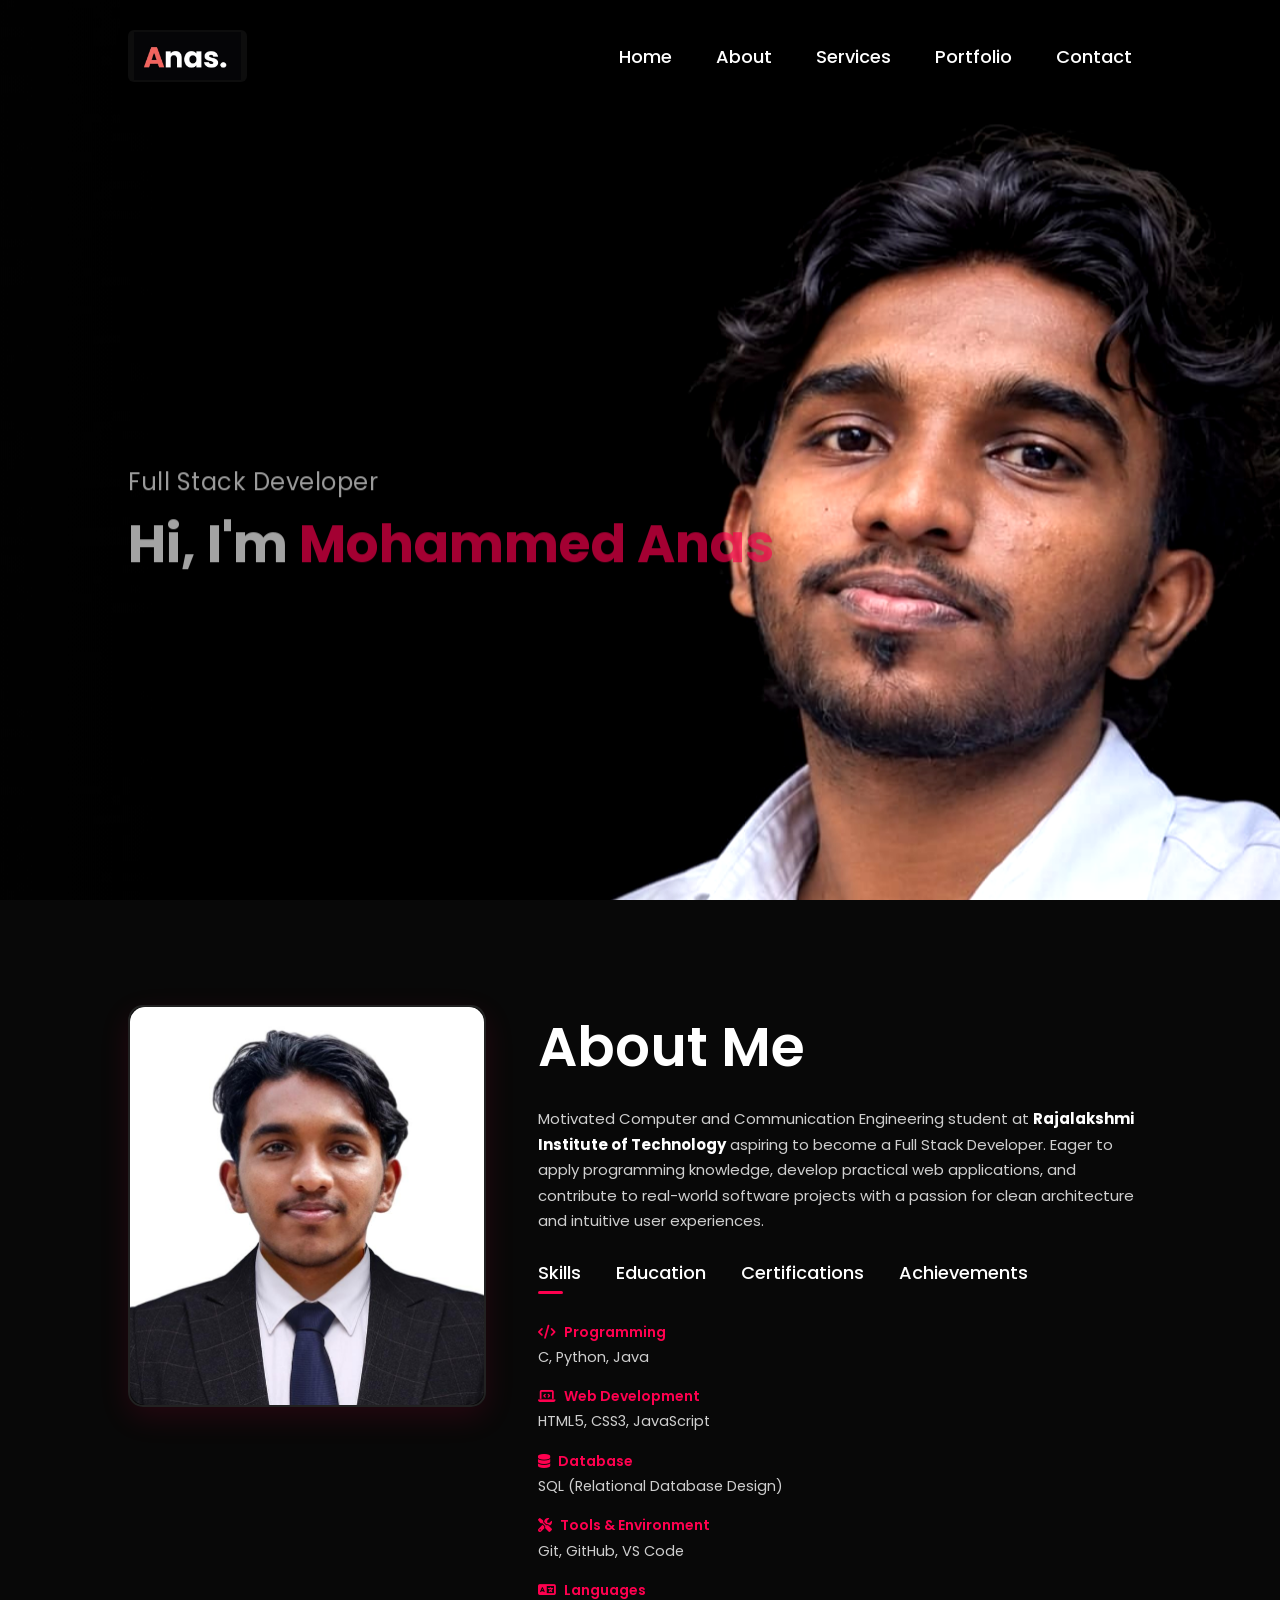
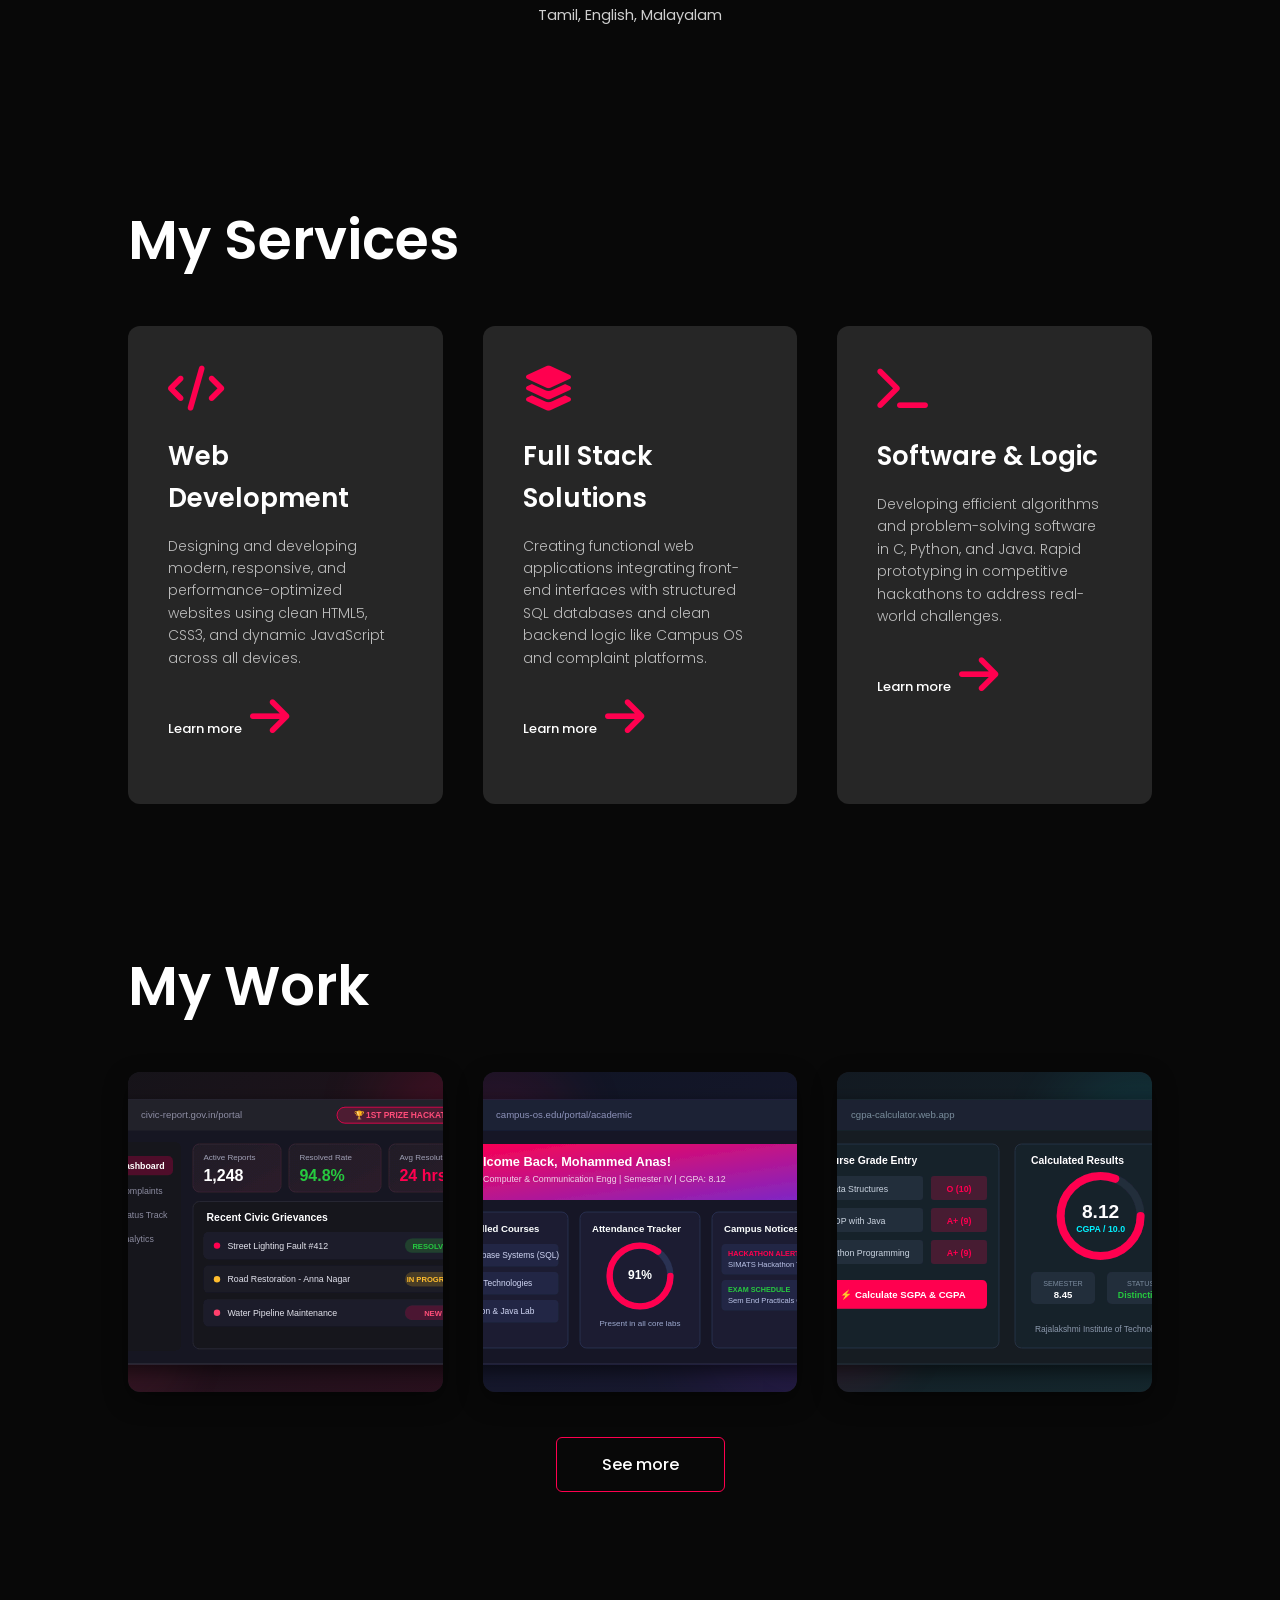
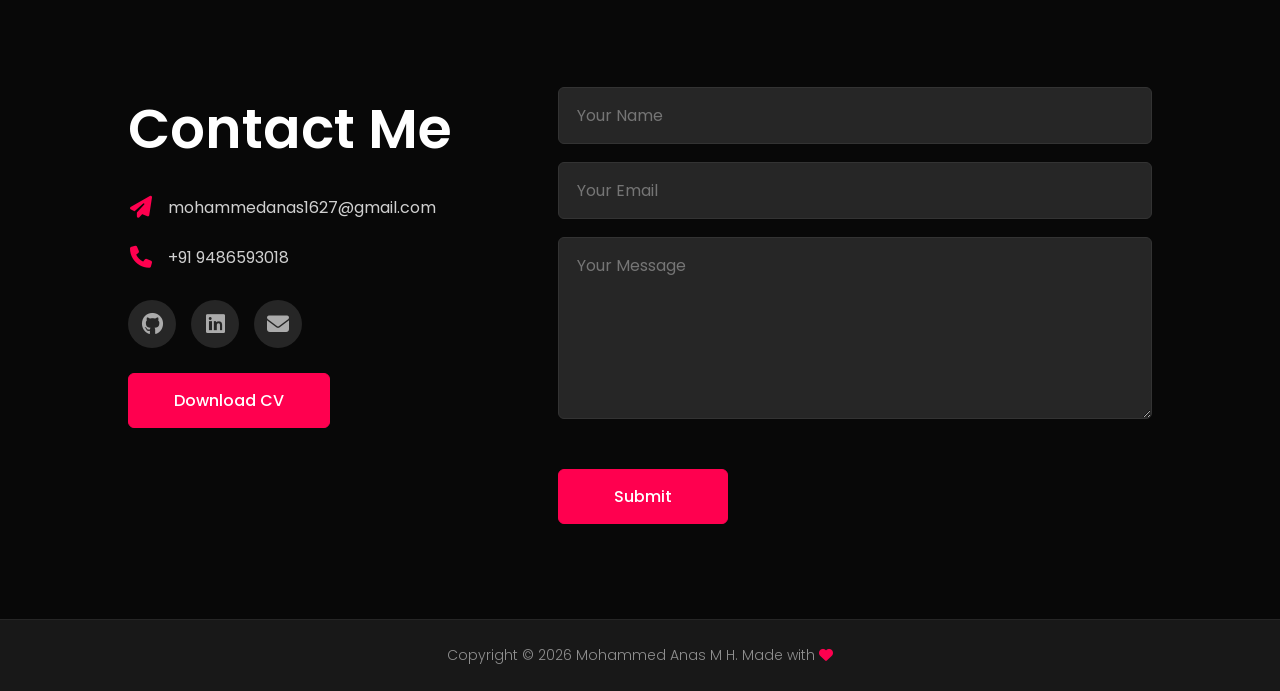
<file: index.html>
<!DOCTYPE html>
<html lang="en">

<head>
    <meta charset="UTF-8">
    <meta http-equiv="X-UA-Compatible" content="IE=edge">
    <meta name="viewport" content="width=device-width, initial-scale=1.0">
    <title>Mohammed Anas M H | Aspiring Full Stack Developer Portfolio</title>
    <link rel="stylesheet" href="style.css?v=2.0">
    <!-- Google Fonts: Poppins -->
    <link rel="preconnect" href="https://fonts.googleapis.com">
    <link rel="preconnect" href="https://fonts.gstatic.com" crossorigin>
    <link
        href="https://fonts.googleapis.com/css2?family=Poppins:ital,wght@0,300;0,400;0,500;0,600;0,700;1,400&display=swap"
        rel="stylesheet">
    <!-- Font Awesome Icons -->
    <link rel="stylesheet" href="https://cdnjs.cloudflare.com/ajax/libs/font-awesome/6.5.1/css/all.min.css">
</head>

<body>
    <!-- ----------------- HEADER ----------------- -->
    <div id="header">
        <div class="header-bg" id="headerBg"></div>
        <div class="container header-container">
            <nav>
                <a href="#header" class="logo-link">
                    <img src="images/name_logo.jpeg" alt="Mohammed Anas Logo" class="logo">
                </a>
                <ul id="sidemenu">
                    <li><a href="#header" onclick="closemenu()">Home</a></li>
                    <li><a href="#about" onclick="closemenu()">About</a></li>
                    <li><a href="#services" onclick="closemenu()">Services</a></li>
                    <li><a href="#portfolio" onclick="closemenu()">Portfolio</a></li>
                    <li><a href="#contact" onclick="closemenu()">Contact</a></li>
                    <i class="fa-solid fa-xmark" onclick="closemenu()"></i>
                </ul>
                <i class="fa-solid fa-bars" onclick="openmenu()"></i>
            </nav>
            <div class="header-text" id="headerText">
                <p>Full Stack Developer</p>
                <h1>Hi, I'm <span>Mohammed Anas</span></h1>
            </div>
        </div>
    </div>

    <!-- ----------------- ABOUT ----------------- -->
    <div id="about">
        <div class="container">
            <div class="row">
                <div class="about-col-1">
                    <div class="about-img-box">
                        <img src="images/about_pic.jpeg" alt="Mohammed Anas Profile">
                    </div>
                </div>
                <div class="about-col-2">
                    <h1 class="sub-title">About Me</h1>
                    <p class="about-desc">
                        Motivated Computer and Communication Engineering student at <strong>Rajalakshmi Institute of
                            Technology</strong> aspiring to become a Full Stack Developer. Eager to apply programming
                        knowledge, develop practical web applications, and contribute to real-world software projects
                        with a passion for clean architecture and intuitive user experiences.
                    </p>

                    <div class="tab-titles">
                        <p class="tab-links active-link" onclick="opentab('skills')">Skills</p>
                        <p class="tab-links" onclick="opentab('education')">Education</p>
                        <p class="tab-links" onclick="opentab('certifications')">Certifications</p>
                        <p class="tab-links" onclick="opentab('achievements')">Achievements</p>
                    </div>

                    <!-- Skills Tab -->
                    <div class="tab-contents active-tab" id="skills">
                        <ul>
                            <li>
                                <span><i class="fa-solid fa-code"></i> Programming</span><br>
                                C, Python, Java
                            </li>
                            <li>
                                <span><i class="fa-solid fa-laptop-code"></i> Web Development</span><br>
                                HTML5, CSS3, JavaScript
                            </li>
                            <li>
                                <span><i class="fa-solid fa-database"></i> Database</span><br>
                                SQL (Relational Database Design)
                            </li>
                            <li>
                                <span><i class="fa-solid fa-screwdriver-wrench"></i> Tools &amp; Environment</span><br>
                                Git, GitHub, VS Code
                            </li>
                            <li>
                                <span><i class="fa-solid fa-language"></i> Languages</span><br>
                                Tamil, English, Malayalam
                            </li>
                        </ul>
                    </div>

                    <!-- Education Tab -->
                    <div class="tab-contents" id="education">
                        <ul>
                            <li>
                                <span>2024 – 2028</span><br>
                                <strong>B.E. Computer &amp; Communication Engineering</strong><br>
                                Rajalakshmi Institute of Technology — <span class="highlight-text">CGPA: 8.12</span>
                            </li>
                            <li>
                                <span>School Academics</span><br>
                                <strong>Higher Secondary &amp; Secondary Education</strong><br>
                                Scored above <span class="highlight-text">85%</span> in school academics
                            </li>
                        </ul>
                    </div>

                    <!-- Certifications Tab -->
                    <div class="tab-contents" id="certifications">
                        <ul>
                            <li>
                                <span>COGTIS Technologies Pvt. Ltd.</span><br>
                                Master in C Programming &amp; Master in Python Programming
                            </li>
                            <li>
                                <span>CCBP 4.0 Academy, NxtWave</span><br>
                                Build Your Own Responsive Website
                            </li>
                            <li>
                                <span>CCBP 4.0 Academy, NxtWave</span><br>
                                Build Your Own Static Website
                            </li>
                        </ul>
                    </div>

                    <!-- Achievements Tab -->
                    <div class="tab-contents" id="achievements">
                        <ul>
                            <li>
                                <span>🏆 First Prize Winner</span><br>
                                SIMATS Engineering College Hackathon for <strong>Civic Report Platform</strong>
                            </li>
                            <li>
                                <span>💡 Hackathons &amp; Innovation</span><br>
                                Active participant and competitive coder across multiple college hackathons
                            </li>
                            <li>
                                <span>⭐ Academic Excellence</span><br>
                                Current CGPA: <strong>8.12</strong> | High distinction throughout academic career
                            </li>
                            <li>
                                <span>🎨 Interests &amp; Hobbies</span><br>
                                Drawing, Watching Movies, Solving Puzzles
                            </li>
                        </ul>
                    </div>

                </div>
            </div>
        </div>
    </div>

    <!-- ----------------- SERVICES ----------------- -->
    <div id="services">
        <div class="container">
            <h1 class="sub-title">My Services</h1>
            <div class="services-list">
                <div>
                    <i class="fa-solid fa-code"></i>
                    <h2>Web Development</h2>
                    <p>Designing and developing modern, responsive, and performance-optimized websites using clean
                        HTML5, CSS3, and dynamic JavaScript across all devices.</p>
                    <a href="#portfolio">Learn more <i class="fa-solid fa-arrow-right"></i></a>
                </div>
                <div>
                    <i class="fa-solid fa-layer-group"></i>
                    <h2>Full Stack Solutions</h2>
                    <p>Creating functional web applications integrating front-end interfaces with structured SQL
                        databases and clean backend logic like Campus OS and complaint platforms.</p>
                    <a href="#portfolio">Learn more <i class="fa-solid fa-arrow-right"></i></a>
                </div>
                <div>
                    <i class="fa-solid fa-terminal"></i>
                    <h2>Software &amp; Logic</h2>
                    <p>Developing efficient algorithms and problem-solving software in C, Python, and Java. Rapid
                        prototyping in competitive hackathons to address real-world challenges.</p>
                    <a href="#portfolio">Learn more <i class="fa-solid fa-arrow-right"></i></a>
                </div>
            </div>
        </div>
    </div>

    <!-- ----------------- PORTFOLIO ----------------- -->
    <div id="portfolio">
        <div class="container">
            <h1 class="sub-title">My Work</h1>
            <div class="work-list">
                <!-- Project 1: Civic Report Platform -->
                <div class="work">
                    <img src="images/work-1.svg" alt="Civic Report Platform">
                    <div class="layer">
                        <h3>Civic Report Platform</h3>
                        <p>🏆 1st Prize Winner at SIMATS Hackathon. An application that enables people to raise civic
                            complaints directly without having to meet officials in person.</p>
                        <a href="https://github.com/anas1627" target="_blank" title="View Project on GitHub"><i
                                class="fa-solid fa-arrow-up-right-from-square"></i></a>
                    </div>
                </div>

                <!-- Project 2: Campus OS -->
                <div class="work">
                    <img src="images/work-2.svg" alt="Campus OS">
                    <div class="layer">
                        <h3>Campus OS</h3>
                        <p>A comprehensive college management system designed to support academic-related activities,
                            courses, attendance, and student operations.</p>
                        <a href="https://github.com/anas1627" target="_blank" title="View Project on GitHub"><i
                                class="fa-solid fa-arrow-up-right-from-square"></i></a>
                    </div>
                </div>

                <!-- Project 3: CGPA Calculator -->
                <div class="work">
                    <img src="images/work-3.svg" alt="CGPA Calculator">
                    <div class="layer">
                        <h3>CGPA Calculator</h3>
                        <p>A web-based tool that helps engineering students compute, forecast, and monitor their
                            semester and cumulative GPA easily.</p>
                        <a href="https://github.com/anas1627" target="_blank" title="View Project on GitHub"><i
                                class="fa-solid fa-arrow-up-right-from-square"></i></a>
                    </div>
                </div>
            </div>

            <!-- Expandable Extra Projects -->
            <div class="work-list" id="extra-work" style="display: none; margin-top: 40px;">
                <!-- Project 4: Modern Calculator -->
                <div class="work">
                    <img src="images/work-4.svg" alt="Modern Calculator">
                    <div class="layer">
                        <h3>Modern Calculator</h3>
                        <p>A user-friendly, responsive calculator designed to perform basic and daily mathematical
                            operations with a smooth aesthetic interface.</p>
                        <a href="https://github.com/anas1627" target="_blank" title="View Project on GitHub"><i
                                class="fa-solid fa-arrow-up-right-from-square"></i></a>
                    </div>
                </div>

                <!-- Project 5: Responsive Landing Page -->
                <div class="work">
                    <img src="images/work-5.svg" alt="Responsive Landing Page">
                    <div class="layer">
                        <h3>Responsive Landing Page</h3>
                        <p>A responsive webpage designed to provide a clean, engaging, and user-friendly browsing
                            experience across desktop, tablet, and mobile screens.</p>
                        <a href="https://github.com/anas1627" target="_blank" title="View Project on GitHub"><i
                                class="fa-solid fa-arrow-up-right-from-square"></i></a>
                    </div>
                </div>

                <!-- Project 6: Personal Portfolio Website -->
                <div class="work">
                    <img src="images/work-6.svg" alt="Personal Portfolio Website">
                    <div class="layer">
                        <h3>Personal Portfolio</h3>
                        <p>A personal portfolio website showcasing academic credentials, technical skills,
                            certifications, and hands-on projects.</p>
                        <a href="https://github.com/anas1627" target="_blank" title="View Project on GitHub"><i
                                class="fa-solid fa-arrow-up-right-from-square"></i></a>
                    </div>
                </div>
            </div>

            <a href="#portfolio" class="btn" id="see-more-btn" onclick="toggleWork(event)">See more</a>
        </div>
    </div>

    <!-- ----------------- CONTACT ----------------- -->
    <div id="contact">
        <div class="container">
            <div class="row">
                <div class="contact-left">
                    <h1 class="sub-title">Contact Me</h1>
                    <p><i class="fa-solid fa-paper-plane"></i> <a
                            href="mailto:mohammedanas1627@gmail.com">mohammedanas1627@gmail.com</a></p>
                    <p><i class="fa-solid fa-phone"></i> <a href="tel:+919486593018">+91 9486593018</a></p>
                    <div class="social-icons">
                        <a href="https://github.com/anas1627" target="_blank" title="GitHub"><i
                                class="fa-brands fa-github"></i></a>
                        <a href="https://www.linkedin.com/in/mohammed-anas-mh" target="_blank" title="LinkedIn"><i
                                class="fa-brands fa-linkedin"></i></a>
                        <a href="mailto:mohammedanas1627@gmail.com" title="Email"><i
                                class="fa-solid fa-envelope"></i></a>
                    </div>
                    <a href="resume.html" target="_blank" class="btn btn2">Download CV</a>
                </div>
                <div class="contact-right">
                    <form name="submit-to-google-sheet" id="contact-form" onsubmit="handleFormSubmit(event)">
                        <input type="text" name="Name" placeholder="Your Name" required>
                        <input type="email" name="Email" placeholder="Your Email" required>
                        <textarea name="Message" rows="6" placeholder="Your Message" required></textarea>
                        <button type="submit" class="btn btn2">Submit</button>
                    </form>
                    <span id="msg"></span>
                </div>
            </div>
        </div>

        <div class="copyright">
            <p>Copyright © 2026 Mohammed Anas M H. Made with <i class="fa-solid fa-heart"></i></p>
        </div>
    </div>

    <!-- ----------------- JAVASCRIPT ----------------- -->
    <script>
        // About Tab Switching Logic
        var tablinks = document.getElementsByClassName("tab-links");
        var tabcontents = document.getElementsByClassName("tab-contents");

        function opentab(tabname) {
            for (let tablink of tablinks) {
                tablink.classList.remove("active-link");
            }
            for (let tabcontent of tabcontents) {
                tabcontent.classList.remove("active-tab");
            }
            event.currentTarget.classList.add("active-link");
            document.getElementById(tabname).classList.add("active-tab");
        }

        // Mobile Menu Drawer Logic
        var sidemenu = document.getElementById("sidemenu");

        function openmenu() {
            sidemenu.style.right = "0";
        }

        function closemenu() {
            sidemenu.style.right = "-200px";
        }

        // See More / See Less Projects Toggle
        function toggleWork(event) {
            event.preventDefault();
            var extraWork = document.getElementById("extra-work");
            var btn = document.getElementById("see-more-btn");
            if (extraWork.style.display === "none") {
                extraWork.style.display = "grid";
                btn.innerText = "See less";
            } else {
                extraWork.style.display = "none";
                btn.innerText = "See more";
            }
        }

        // Contact Form Submission Handler
        // Optional: Replace scriptURL with your Google Sheets Apps Script Web App URL from the tutorial
        const scriptURL = '';
        const form = document.forms['submit-to-google-sheet'];
        const msg = document.getElementById("msg");

        function handleFormSubmit(e) {
            e.preventDefault();
            if (scriptURL && scriptURL.trim() !== '') {
                fetch(scriptURL, { method: 'POST', body: new FormData(form) })
                    .then(response => {
                        msg.innerHTML = "Message sent successfully!";
                        setTimeout(function () {
                            msg.innerHTML = "";
                        }, 5000);
                        form.reset();
                    })
                    .catch(error => {
                        console.error('Error!', error.message);
                        msg.innerHTML = "Error submitting form. Please try again.";
                    });
            } else {
                // Friendly immediate feedback if no backend URL is set yet
                msg.innerHTML = "Thank you! Your message has been sent successfully.";
                setTimeout(function () {
                    msg.innerHTML = "";
                }, 5000);
                form.reset();
            }
        }

        // --- PARALLAX EFFECT (SMOOTH SCROLL + 3D MOUSE DEPTH) ---
        (function initParallax() {
            const header = document.getElementById("header");
            const headerBg = document.getElementById("headerBg");
            const headerText = document.getElementById("headerText");
            if (!header || !headerBg) return;

            let targetMouseX = 0;
            let targetMouseY = 0;
            let currentMouseX = 0;
            let currentMouseY = 0;

            let targetScrollY = window.pageYOffset || document.documentElement.scrollTop;
            let currentScrollY = targetScrollY;

            const isTouch = ('ontouchstart' in window) || (navigator.maxTouchPoints > 0);
            const prefersReducedMotion = window.matchMedia('(prefers-reduced-motion: reduce)').matches;

            // Interactive 3D Mouse Parallax on Desktop
            if (!isTouch && !prefersReducedMotion) {
                header.addEventListener("mousemove", (e) => {
                    const rect = header.getBoundingClientRect();
                    const x = (e.clientX - rect.left) / rect.width - 0.5;
                    const y = (e.clientY - rect.top) / rect.height - 0.5;
                    targetMouseX = -x * 22; // subtle background shift opposite to mouse
                    targetMouseY = -y * 16;
                }, { passive: true });

                header.addEventListener("mouseleave", () => {
                    targetMouseX = 0;
                    targetMouseY = 0;
                }, { passive: true });
            }

            // Scroll Parallax tracking
            window.addEventListener("scroll", () => {
                targetScrollY = window.pageYOffset || document.documentElement.scrollTop;
            }, { passive: true });

            // Fluid 60fps/120fps Animation Loop with linear interpolation
            function renderParallax() {
                const headerHeight = header.offsetHeight;

                if (targetScrollY < headerHeight + 100) {
                    currentMouseX += (targetMouseX - currentMouseX) * 0.08;
                    currentMouseY += (targetMouseY - currentMouseY) * 0.08;
                    currentScrollY += (targetScrollY - currentScrollY) * 0.1;

                    // Parallax depth offset factors
                    const bgScrollOffset = currentScrollY * 0.36;
                    const textScrollOffset = currentScrollY * 0.16;
                    const textOpacity = Math.max(0, 1 - (currentScrollY / (headerHeight * 0.75)));

                    headerBg.style.transform = `translate3d(${currentMouseX.toFixed(2)}px, ${(currentMouseY + bgScrollOffset).toFixed(2)}px, 0)`;

                    if (headerText) {
                        const textMouseX = -currentMouseX * 0.45;
                        const textMouseY = -currentMouseY * 0.45;
                        headerText.style.transform = `translate3d(${textMouseX.toFixed(2)}px, ${(textMouseY + textScrollOffset).toFixed(2)}px, 0)`;
                        headerText.style.opacity = textOpacity.toFixed(2);
                    }
                }

                requestAnimationFrame(renderParallax);
            }

            renderParallax();
        })();
    </script>
</body>

</html>
</file>
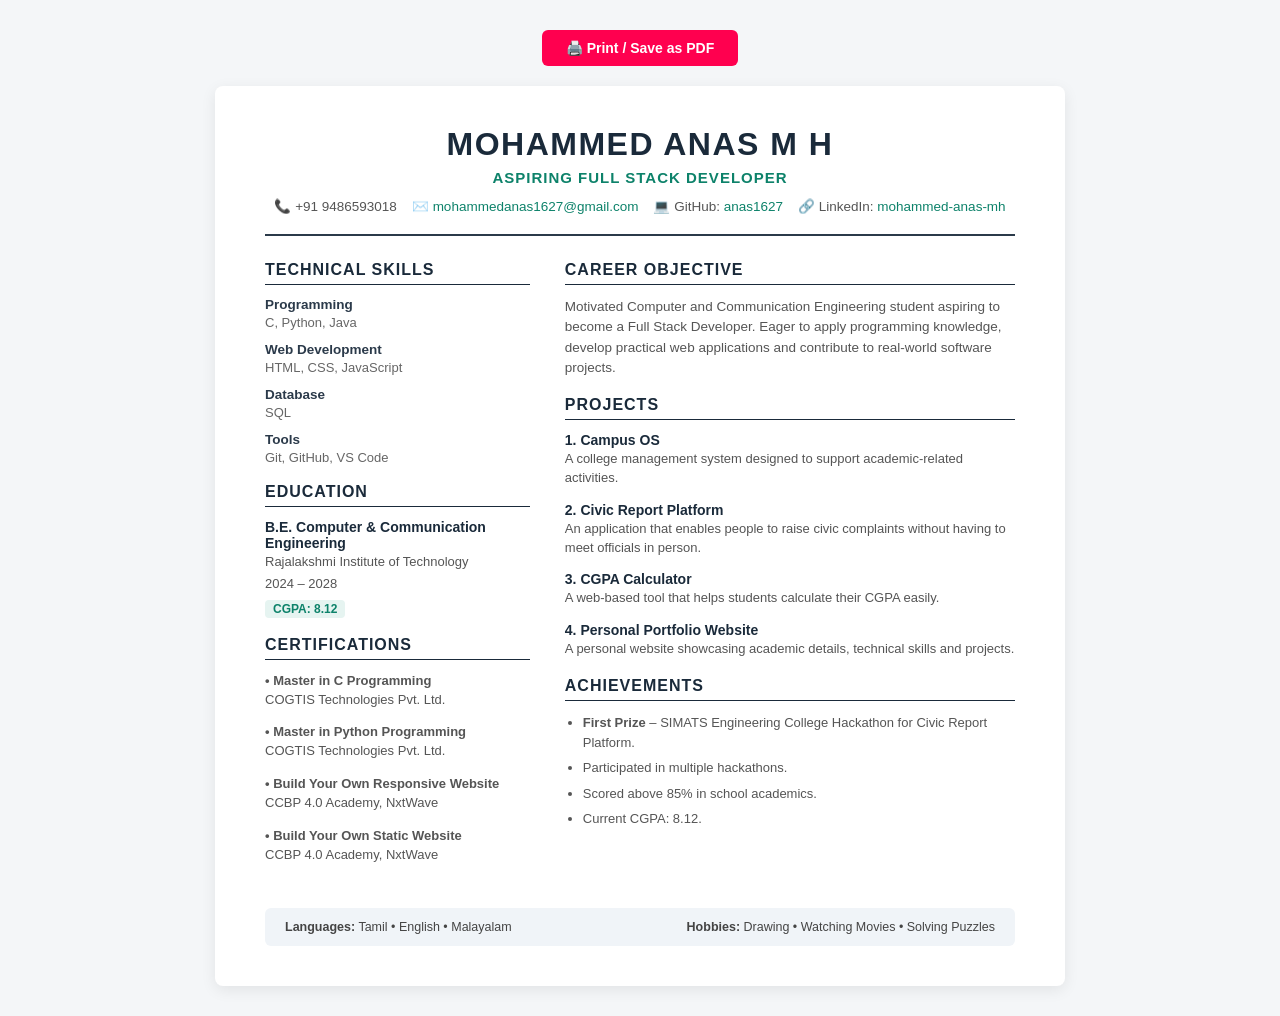
<file: resume.html>
<!DOCTYPE html>
<html lang="en">

<head>
    <meta charset="UTF-8">
    <meta name="viewport" content="width=device-width, initial-scale=1.0">
    <title>Mohammed Anas M H - Resume</title>
    <style>
        * {
            margin: 0;
            padding: 0;
            box-sizing: border-box;
            font-family: 'Segoe UI', Tahoma, Geneva, Verdana, sans-serif;
        }

        body {
            background-color: #f4f6f8;
            color: #333;
            padding: 30px 20px;
        }

        .resume-container {
            max-width: 850px;
            margin: 0 auto;
            background: #fff;
            padding: 40px 50px;
            box-shadow: 0 4px 15px rgba(0, 0, 0, 0.08);
            border-radius: 8px;
        }

        .header {
            text-align: center;
            border-bottom: 2px solid #2b3a4a;
            padding-bottom: 20px;
            margin-bottom: 25px;
        }

        .header h1 {
            font-size: 32px;
            letter-spacing: 1.5px;
            color: #1a2a3a;
            margin-bottom: 6px;
        }

        .header .subtitle {
            font-size: 15px;
            font-weight: 700;
            color: #0d826a;
            letter-spacing: 1px;
            margin-bottom: 12px;
        }

        .contact-info {
            font-size: 13.5px;
            color: #555;
            display: flex;
            justify-content: center;
            flex-wrap: wrap;
            gap: 15px;
        }

        .contact-info a {
            color: #0d826a;
            text-decoration: none;
        }

        .main-content {
            display: grid;
            grid-template-columns: 1fr 1.7fr;
            gap: 35px;
        }

        .section-title {
            font-size: 16px;
            text-transform: uppercase;
            letter-spacing: 1px;
            font-weight: 700;
            color: #1a2a3a;
            border-bottom: 1.5px solid #1a2a3a;
            padding-bottom: 5px;
            margin-bottom: 12px;
            margin-top: 18px;
        }

        .left-col .section-title:first-child,
        .right-col .section-title:first-child {
            margin-top: 0;
        }

        .skill-group {
            margin-bottom: 12px;
        }

        .skill-group h4 {
            font-size: 13.5px;
            color: #2b3a4a;
            margin-bottom: 3px;
        }

        .skill-group p {
            font-size: 13px;
            color: #666;
        }

        .edu-item,
        .proj-item,
        .cert-item {
            margin-bottom: 14px;
        }

        .edu-item h4,
        .proj-item h4 {
            font-size: 14px;
            color: #1a2a3a;
            margin-bottom: 2px;
        }

        .edu-item p,
        .proj-item p,
        .cert-item p {
            font-size: 13px;
            color: #555;
            line-height: 1.45;
        }

        .edu-meta {
            font-size: 12.5px;
            color: #777;
            margin-bottom: 3px;
        }

        .badge {
            display: inline-block;
            background: #e6f4f1;
            color: #0d826a;
            padding: 2px 8px;
            border-radius: 4px;
            font-size: 12px;
            font-weight: 600;
            margin-top: 3px;
        }

        ul.custom-list {
            padding-left: 18px;
            font-size: 13px;
            color: #555;
            line-height: 1.5;
        }

        ul.custom-list li {
            margin-bottom: 6px;
        }

        .footer-bar {
            margin-top: 30px;
            background: #f0f4f8;
            padding: 12px 20px;
            border-radius: 6px;
            display: flex;
            justify-content: space-between;
            font-size: 12.5px;
            color: #444;
        }

        @media print {
            body {
                background: #fff;
                padding: 0;
            }

            .resume-container {
                box-shadow: none;
                padding: 20px;
                max-width: 100%;
            }

            .no-print {
                display: none;
            }
        }

        .print-btn {
            display: block;
            margin: 0 auto 20px auto;
            background: #ff004f;
            color: #fff;
            border: none;
            padding: 10px 24px;
            border-radius: 6px;
            font-size: 14px;
            font-weight: 600;
            cursor: pointer;
        }
    </style>
</head>

<body>
    <button class="print-btn no-print" onclick="window.print()">🖨️ Print / Save as PDF</button>

    <div class="resume-container">
        <header class="header">
            <h1>MOHAMMED ANAS M H</h1>
            <div class="subtitle">ASPIRING FULL STACK DEVELOPER</div>
            <div class="contact-info">
                <span>📞 +91 9486593018</span>
                <span>✉️ <a href="mailto:mohammedanas1627@gmail.com">mohammedanas1627@gmail.com</a></span>
                <span>💻 GitHub: <a href="https://github.com/anas1627" target="_blank">anas1627</a></span>
                <span>🔗 LinkedIn: <a href="https://linkedin.com/in/mohammed-anas-mh"
                        target="_blank">mohammed-anas-mh</a></span>
            </div>
        </header>

        <div class="main-content">
            <!-- Left Column -->
            <div class="left-col">
                <div class="section-title">Technical Skills</div>
                <div class="skill-group">
                    <h4>Programming</h4>
                    <p>C, Python, Java</p>
                </div>
                <div class="skill-group">
                    <h4>Web Development</h4>
                    <p>HTML, CSS, JavaScript</p>
                </div>
                <div class="skill-group">
                    <h4>Database</h4>
                    <p>SQL</p>
                </div>
                <div class="skill-group">
                    <h4>Tools</h4>
                    <p>Git, GitHub, VS Code</p>
                </div>

                <div class="section-title">Education</div>
                <div class="edu-item">
                    <h4>B.E. Computer &amp; Communication Engineering</h4>
                    <p class="edu-meta">Rajalakshmi Institute of Technology</p>
                    <p class="edu-meta">2024 – 2028</p>
                    <div class="badge">CGPA: 8.12</div>
                </div>

                <div class="section-title">Certifications</div>
                <div class="cert-item">
                    <p><strong>• Master in C Programming</strong><br>COGTIS Technologies Pvt. Ltd.</p>
                </div>
                <div class="cert-item">
                    <p><strong>• Master in Python Programming</strong><br>COGTIS Technologies Pvt. Ltd.</p>
                </div>
                <div class="cert-item">
                    <p><strong>• Build Your Own Responsive Website</strong><br>CCBP 4.0 Academy, NxtWave</p>
                </div>
                <div class="cert-item">
                    <p><strong>• Build Your Own Static Website</strong><br>CCBP 4.0 Academy, NxtWave</p>
                </div>
            </div>

            <!-- Right Column -->
            <div class="right-col">
                <div class="section-title">Career Objective</div>
                <p style="font-size: 13.5px; color: #555; line-height: 1.5; margin-bottom: 16px;">
                    Motivated Computer and Communication Engineering student aspiring to become a Full Stack Developer.
                    Eager to apply programming knowledge, develop practical web applications and contribute to
                    real-world software projects.
                </p>

                <div class="section-title">Projects</div>
                <div class="proj-item">
                    <h4>1. Campus OS</h4>
                    <p>A college management system designed to support academic-related activities.</p>
                </div>
                <div class="proj-item">
                    <h4>2. Civic Report Platform</h4>
                    <p>An application that enables people to raise civic complaints without having to meet officials in
                        person.</p>
                </div>
                <div class="proj-item">
                    <h4>3. CGPA Calculator</h4>
                    <p>A web-based tool that helps students calculate their CGPA easily.</p>
                </div>

                <div class="proj-item">
                    <h4>4. Personal Portfolio Website</h4>
                    <p>A personal website showcasing academic details, technical skills and projects.</p>
                </div>


                <div class="section-title">Achievements</div>
                <ul class="custom-list">
                    <li><strong>First Prize</strong> – SIMATS Engineering College Hackathon for Civic Report Platform.
                    </li>
                    <li>Participated in multiple hackathons.</li>
                    <li>Scored above 85% in school academics.</li>
                    <li>Current CGPA: 8.12.</li>
                </ul>
            </div>
        </div>

        <div class="footer-bar">
            <div><strong>Languages:</strong> Tamil • English • Malayalam</div>
            <div><strong>Hobbies:</strong> Drawing • Watching Movies • Solving Puzzles</div>
        </div>
    </div>
</body>

</html>
</file>
<file: style.css>
* {
    margin: 0;
    padding: 0;
    font-family: 'Poppins', sans-serif;
    box-sizing: border-box;
}

html {
    scroll-behavior: smooth;
}

body {
    background-color: #080808;
    color: #fff;
    overflow-x: hidden;
}

/* ----------------- HEADER ----------------- */
#header {
    width: 100%;
    min-height: 100vh;
    position: relative;
    overflow: hidden;
    background-color: #080808;
    display: flex;
    flex-direction: column;
}

.header-bg {
    position: absolute;
    top: -10%;
    left: -5%;
    width: 110%;
    height: 120%;
    background-image: 
        linear-gradient(to right, rgba(8, 8, 8, 0.9) 0%, rgba(8, 8, 8, 0.4) 30%, rgba(8, 8, 8, 0) 58%),
        url('images/background-img.jpeg');
    background-size: cover;
    background-position: right 18% center;
    background-repeat: no-repeat;
    pointer-events: none;
    z-index: 1;
    filter: brightness(1.15) contrast(1.05);
    will-change: transform;
    transform: translate3d(0, 0, 0);
}

.container {
    padding: 20px 10%;
    position: relative;
    z-index: 2;
}

.header-container {
    display: flex;
    flex-direction: column;
    min-height: 100vh;
    justify-content: space-between;
    width: 100%;
}

nav {
    display: flex;
    align-items: center;
    justify-content: space-between;
    flex-wrap: wrap;
    padding-top: 10px;
    position: relative;
    z-index: 10;
}

.logo-link {
    display: inline-block;
    text-decoration: none;
}

.logo {
    max-width: 150px;
    max-height: 52px;
    object-fit: contain;
    border-radius: 6px;
    display: block;
    background: #0d0d0d;
    box-shadow: 0 2px 10px rgba(0, 0, 0, 0.6);
    padding: 2px 6px;
}

nav ul li {
    display: inline-block;
    list-style: none;
    margin: 10px 20px;
}

nav ul li a {
    color: #fff;
    text-decoration: none;
    font-size: 18px;
    position: relative;
    font-weight: 500;
    transition: color 0.3s;
}

nav ul li a::after {
    content: '';
    width: 0;
    height: 3px;
    background: #ff004f;
    position: absolute;
    left: 0;
    bottom: -6px;
    transition: 0.4s;
    border-radius: 2px;
}

nav ul li a:hover::after {
    width: 100%;
}

.header-text {
    margin-top: auto;
    margin-bottom: auto;
    padding: 60px 0;
    font-size: 28px;
    max-width: 650px;
    position: relative;
    z-index: 5;
    will-change: transform, opacity;
}

.header-text p {
    font-size: 24px;
    color: #ffffff;
    font-weight: 400;
    letter-spacing: 0.5px;
    margin-bottom: 12px;
    opacity: 0.95;
}

.header-text h1 {
    font-size: 52px;
    margin-top: 6px;
    line-height: 1.25;
    font-weight: 700;
    color: #ffffff;
}

.header-text h1 span {
    color: #ff004f;
}

/* ----------------- ABOUT ----------------- */
#about {
    padding: 85px 0;
    color: #ababab;
}

.row {
    display: flex;
    justify-content: space-between;
    flex-wrap: wrap;
    gap: 30px;
}

.about-col-1 {
    flex-basis: 35%;
}

.about-img-box {
    width: 100%;
    border-radius: 15px;
    overflow: hidden;
    box-shadow: 0 10px 30px rgba(255, 0, 79, 0.12);
    border: 2px solid #222;
}

.about-col-1 img {
    width: 100%;
    height: auto;
    border-radius: 15px;
    display: block;
    object-fit: cover;
    transition: transform 0.5s ease;
}

.about-img-box:hover img {
    transform: scale(1.04);
}

.about-col-2 {
    flex-basis: 60%;
}

.sub-title {
    font-size: 55px;
    font-weight: 600;
    color: #fff;
    margin-bottom: 18px;
}

.about-desc {
    font-size: 15px;
    line-height: 1.7;
    color: #cfcfcf;
    margin-bottom: 25px;
}

.about-desc strong {
    color: #fff;
}

.tab-titles {
    display: flex;
    margin: 25px 0 35px;
    flex-wrap: wrap;
    gap: 35px;
}

.tab-links {
    font-size: 18px;
    font-weight: 500;
    cursor: pointer;
    position: relative;
    color: #fff;
    transition: color 0.3s;
}

.tab-links::after {
    content: '';
    width: 0;
    height: 3px;
    background: #ff004f;
    position: absolute;
    left: 0;
    bottom: -8px;
    transition: 0.4s;
    border-radius: 2px;
}

.tab-links.active-link::after {
    width: 60%;
}

.tab-contents {
    display: none;
}

.tab-contents.active-tab {
    display: block;
    animation: fadeInTab 0.35s ease-in-out;
}

@keyframes fadeInTab {
    from {
        opacity: 0;
        transform: translateY(6px);
    }

    to {
        opacity: 1;
        transform: translateY(0);
    }
}

.tab-contents ul li {
    list-style: none;
    margin: 16px 0;
    font-size: 14.5px;
    line-height: 1.6;
    color: #cfcfcf;
}

.tab-contents ul li span {
    color: #ff004f;
    font-size: 14px;
    font-weight: 600;
    display: inline-block;
    margin-bottom: 3px;
}

.tab-contents ul li span i {
    margin-right: 5px;
}

.tab-contents ul li strong {
    color: #fff;
}

.highlight-text {
    color: #ff004f;
    font-weight: 600;
}

/* ----------------- SERVICES ----------------- */
#services {
    padding: 30px 0 70px 0;
}

.services-list {
    display: grid;
    grid-template-columns: repeat(auto-fit, minmax(260px, 1fr));
    grid-gap: 40px;
    margin-top: 45px;
}

.services-list div {
    background: #262626;
    padding: 40px;
    font-size: 14px;
    font-weight: 300;
    border-radius: 12px;
    transition: background 0.4s, transform 0.4s, box-shadow 0.4s;
    line-height: 1.6;
}

.services-list div i {
    font-size: 45px;
    margin-bottom: 25px;
    color: #ff004f;
    transition: color 0.4s;
}

.services-list div h2 {
    font-size: 26px;
    font-weight: 600;
    margin-bottom: 15px;
    color: #fff;
}

.services-list div p {
    color: #bbb;
    transition: color 0.4s;
}

.services-list div a {
    text-decoration: none;
    color: #fff;
    font-size: 13px;
    margin-top: 25px;
    display: inline-flex;
    align-items: center;
    gap: 8px;
    font-weight: 500;
    transition: gap 0.3s;
}

.services-list div:hover {
    background: #ff004f;
    transform: translateY(-10px);
    box-shadow: 0 15px 30px rgba(255, 0, 79, 0.3);
}

.services-list div:hover i,
.services-list div:hover p,
.services-list div:hover h2 {
    color: #fff;
}

.services-list div:hover a {
    gap: 12px;
}

/* ----------------- PORTFOLIO ----------------- */
#portfolio {
    padding: 30px 0 70px 0;
}

.work-list {
    display: grid;
    grid-template-columns: repeat(auto-fit, minmax(280px, 1fr));
    grid-gap: 40px;
    margin-top: 45px;
}

.work {
    border-radius: 12px;
    position: relative;
    overflow: hidden;
    background: #18181f;
    box-shadow: 0 8px 25px rgba(0, 0, 0, 0.4);
}

.work img {
    width: 100%;
    height: 320px;
    object-fit: cover;
    border-radius: 12px;
    display: block;
    transition: transform 0.5s;
}

.layer {
    width: 100%;
    height: 0;
    background: linear-gradient(rgba(0, 0, 0, 0.65), #ff004f);
    border-radius: 12px;
    position: absolute;
    left: 0;
    bottom: 0;
    overflow: hidden;
    display: flex;
    align-items: center;
    justify-content: center;
    flex-direction: column;
    padding: 0 30px;
    text-align: center;
    font-size: 13.5px;
    transition: height 0.5s;
    color: #fff;
}

.layer h3 {
    font-weight: 600;
    font-size: 20px;
    margin-bottom: 12px;
    color: #fff;
}

.layer p {
    color: #f1f1f1;
    line-height: 1.5;
    font-size: 13px;
}

.layer a {
    margin-top: 18px;
    color: #ff004f;
    text-decoration: none;
    font-size: 18px;
    background: #fff;
    width: 52px;
    height: 52px;
    border-radius: 50%;
    display: inline-flex;
    align-items: center;
    justify-content: center;
    transition: transform 0.3s, background 0.3s;
}

.layer a:hover {
    transform: scale(1.12);
    background: #fdfdfd;
}

.work:hover img {
    transform: scale(1.08);
}

.work:hover .layer {
    height: 100%;
}

.btn {
    display: block;
    margin: 45px auto;
    width: fit-content;
    border: 1.5px solid #ff004f;
    padding: 14px 45px;
    border-radius: 6px;
    text-decoration: none;
    color: #fff;
    font-size: 16px;
    font-weight: 500;
    transition: background 0.4s, transform 0.3s, color 0.3s;
    cursor: pointer;
    text-align: center;
}

.btn:hover {
    background: #ff004f;
    transform: translateY(-3px);
}

.btn.btn2 {
    display: inline-block;
    background: #ff004f;
    border: 1.5px solid #ff004f;
    margin: 25px 0 0;
}

.btn.btn2:hover {
    background: transparent;
    color: #ff004f;
}

/* ----------------- CONTACT ----------------- */
#contact {
    padding: 40px 0 0 0;
}

.contact-left {
    flex-basis: 38%;
}

.contact-right {
    flex-basis: 58%;
}

.contact-left p {
    margin-top: 25px;
    font-size: 16px;
    color: #d0d0d0;
    display: flex;
    align-items: center;
}

.contact-left p i {
    color: #ff004f;
    margin-right: 15px;
    font-size: 22px;
    width: 25px;
    text-align: center;
}

.contact-left p a {
    color: #d0d0d0;
    text-decoration: none;
    transition: color 0.3s;
}

.contact-left p a:hover {
    color: #ff004f;
}

.social-icons {
    margin-top: 30px;
    display: flex;
    gap: 15px;
}

.social-icons a {
    text-decoration: none;
    font-size: 22px;
    color: #ababab;
    width: 48px;
    height: 48px;
    background: #262626;
    border-radius: 50%;
    display: inline-flex;
    align-items: center;
    justify-content: center;
    transition: transform 0.4s, color 0.4s, background 0.4s;
}

.social-icons a:hover {
    color: #fff;
    background: #ff004f;
    transform: translateY(-5px);
}

.contact-right form {
    width: 100%;
}

form input,
form textarea {
    width: 100%;
    border: 1px solid #333;
    outline: none;
    background: #262626;
    padding: 15px 18px;
    margin-bottom: 18px;
    color: #fff;
    font-size: 16px;
    border-radius: 6px;
    font-family: 'Poppins', sans-serif;
    transition: border-color 0.3s;
}

form input:focus,
form textarea:focus {
    border-color: #ff004f;
}

form .btn2 {
    padding: 14px 55px;
    font-size: 16px;
    margin-top: 10px;
    cursor: pointer;
    border: 1.5px solid #ff004f;
}

#msg {
    color: #61b752;
    margin-top: 15px;
    display: block;
    font-size: 15px;
    font-weight: 500;
}

/* ----------------- COPYRIGHT ----------------- */
.copyright {
    width: 100%;
    text-align: center;
    padding: 25px 0;
    background: #181818;
    font-weight: 300;
    margin-top: 60px;
    font-size: 14px;
    color: #8e8e8e;
    border-top: 1px solid #262626;
}

.copyright i {
    color: #ff004f;
}

/* ----------------- RESPONSIVENESS ----------------- */
nav .fa-solid {
    display: none;
}

@media only screen and (max-width: 900px) {

    .header-text h1 {
        font-size: 44px;
    }

    .about-col-1,
    .about-col-2 {
        flex-basis: 100%;
    }

    .about-col-1 {
        margin-bottom: 30px;
    }

    .contact-left,
    .contact-right {
        flex-basis: 100%;
    }

    .contact-left {
        margin-bottom: 35px;
    }
}

@media only screen and (max-width: 600px) {
    #header {
        min-height: 100vh;
    }

    .header-bg {
        background-position: right 30% center;
        background-image: 
            linear-gradient(to bottom, rgba(8, 8, 8, 0.45) 0%, rgba(8, 8, 8, 0.85) 100%),
            linear-gradient(to right, rgba(8, 8, 8, 0.85) 0%, rgba(8, 8, 8, 0.3) 100%),
            url('images/background-img.jpeg');
    }

    .header-text {
        padding: 40px 0;
        font-size: 18px;
    }

    .header-text p {
        font-size: 20px;
        margin-bottom: 8px;
    }

    .header-text h1 {
        font-size: 36px;
    }

    nav .fa-solid {
        display: block;
        font-size: 24px;
        cursor: pointer;
        color: #fff;
    }

    nav ul {
        position: fixed;
        top: 0;
        right: -200px;
        width: 200px;
        height: 100vh;
        background: #ff004f;
        text-align: left;
        z-index: 10;
        transition: right 0.5s;
        padding-top: 50px;
        box-shadow: -5px 0 20px rgba(0, 0, 0, 0.6);
    }

    nav ul li {
        display: block;
        margin: 25px;
    }

    nav ul li a {
        font-size: 17px;
    }

    nav ul .fa-solid {
        position: absolute;
        top: 25px;
        left: 25px;
        cursor: pointer;
        font-size: 22px;
    }

    .sub-title {
        font-size: 38px;
    }

    .about-col-2 {
        font-size: 14px;
    }

    .tab-links {
        font-size: 15px;
        margin-right: 0;
    }

    .tab-titles {
        gap: 20px;
    }

    .services-list {
        grid-template-columns: 1fr;
    }

    .work-list {
        grid-template-columns: 1fr;
    }

    .copyright {
        font-size: 13px;
    }
}
</file>
